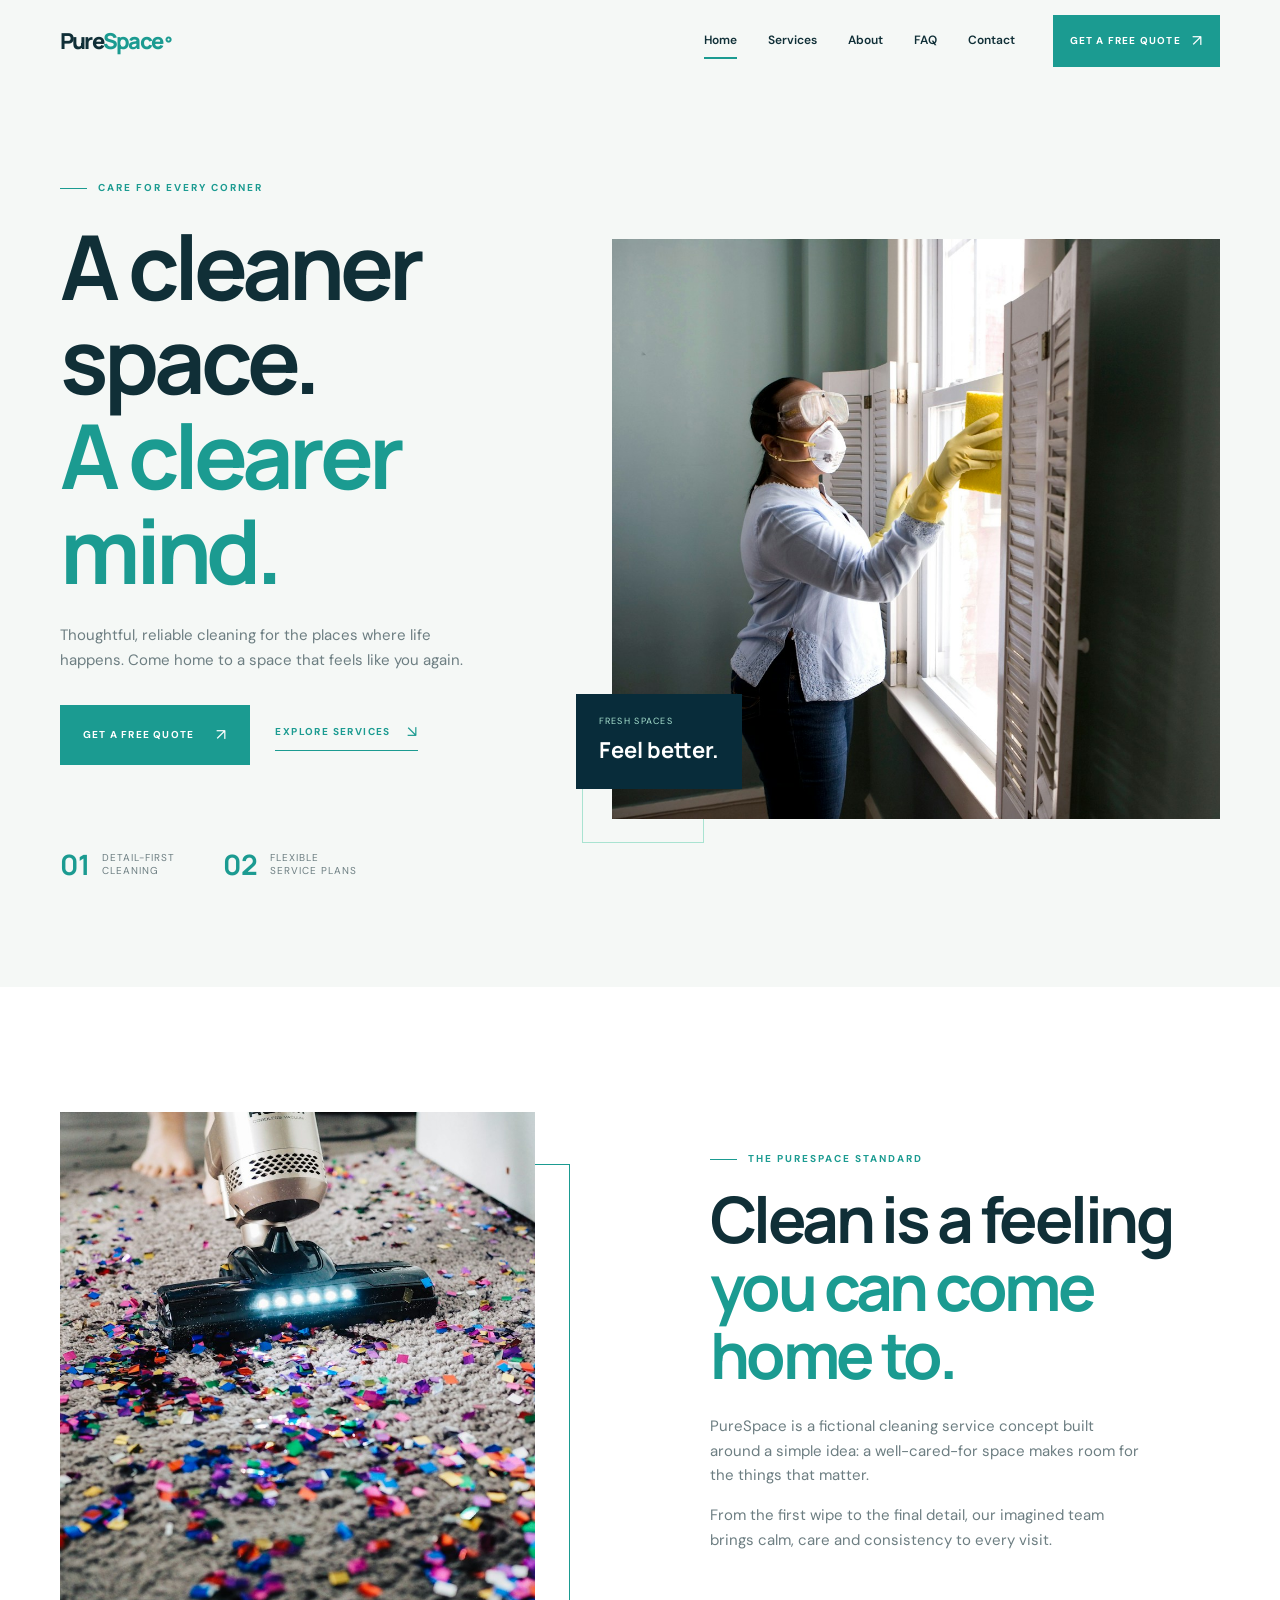
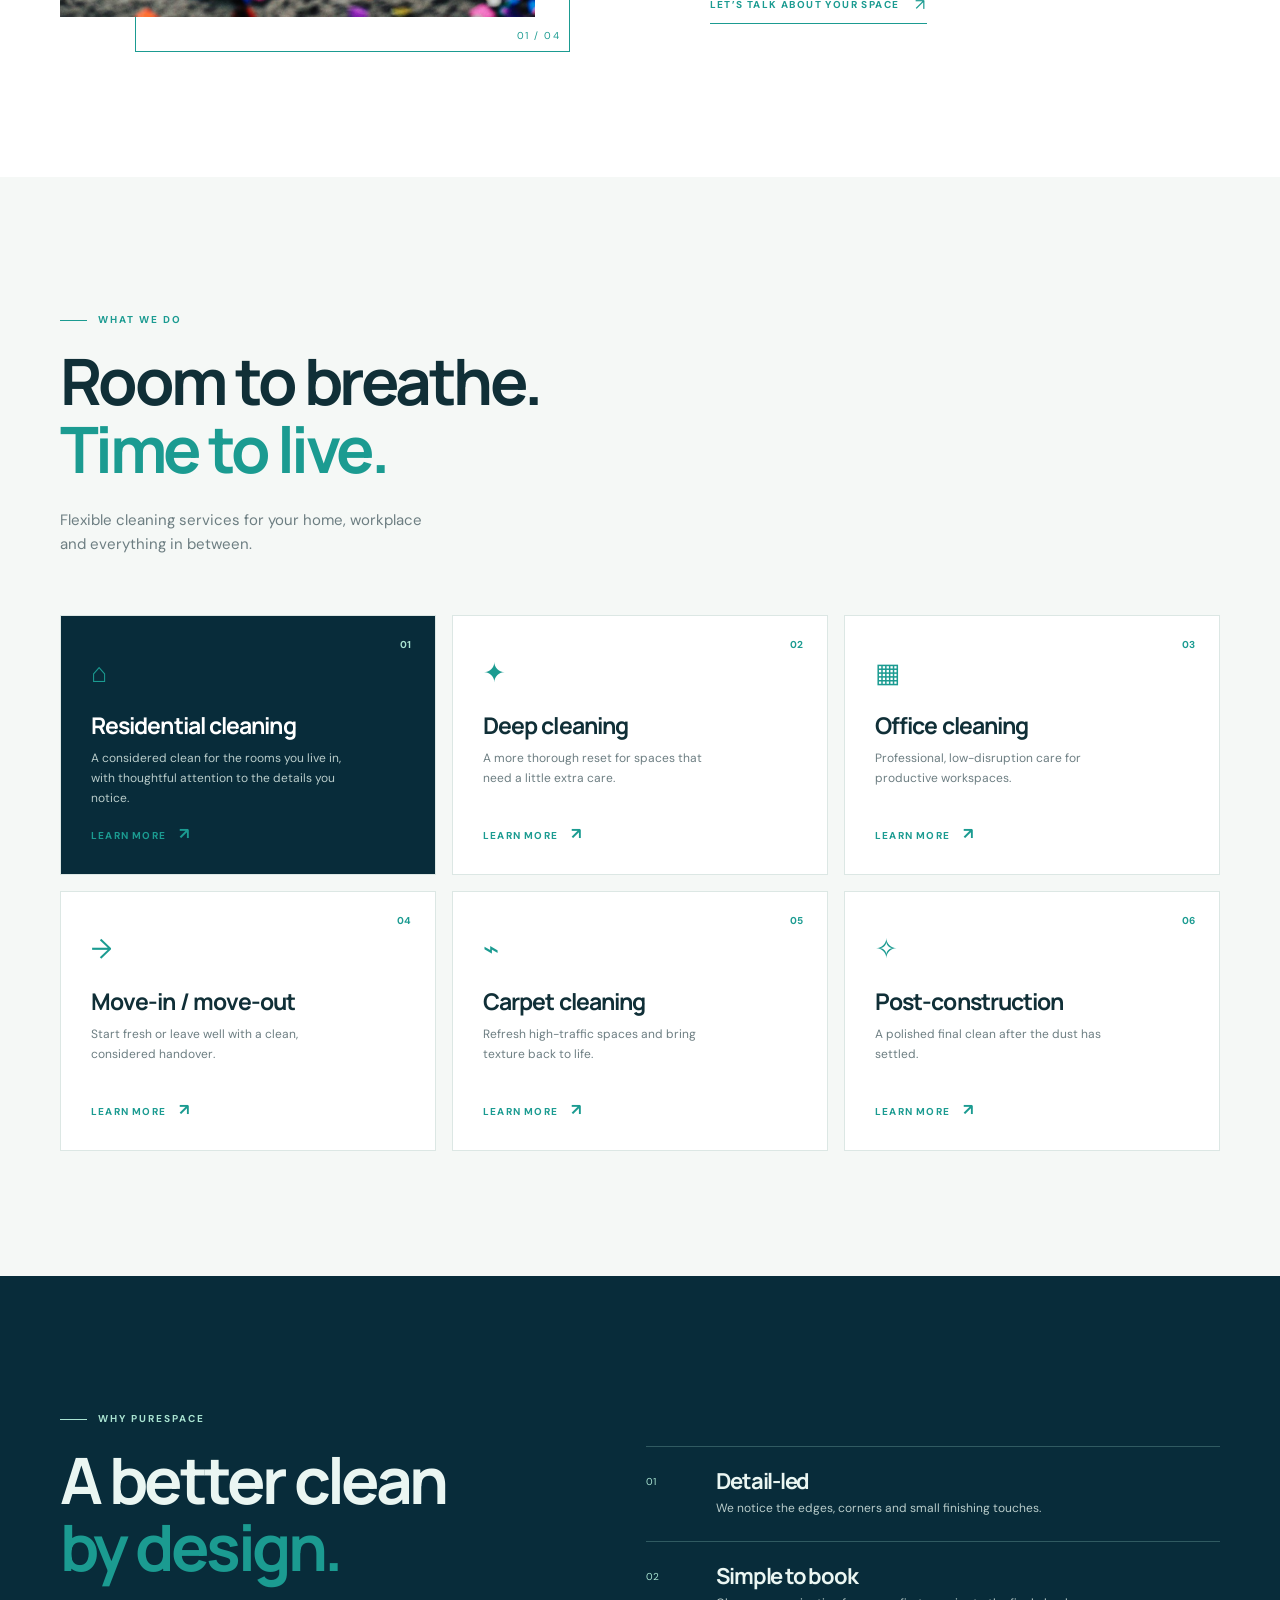
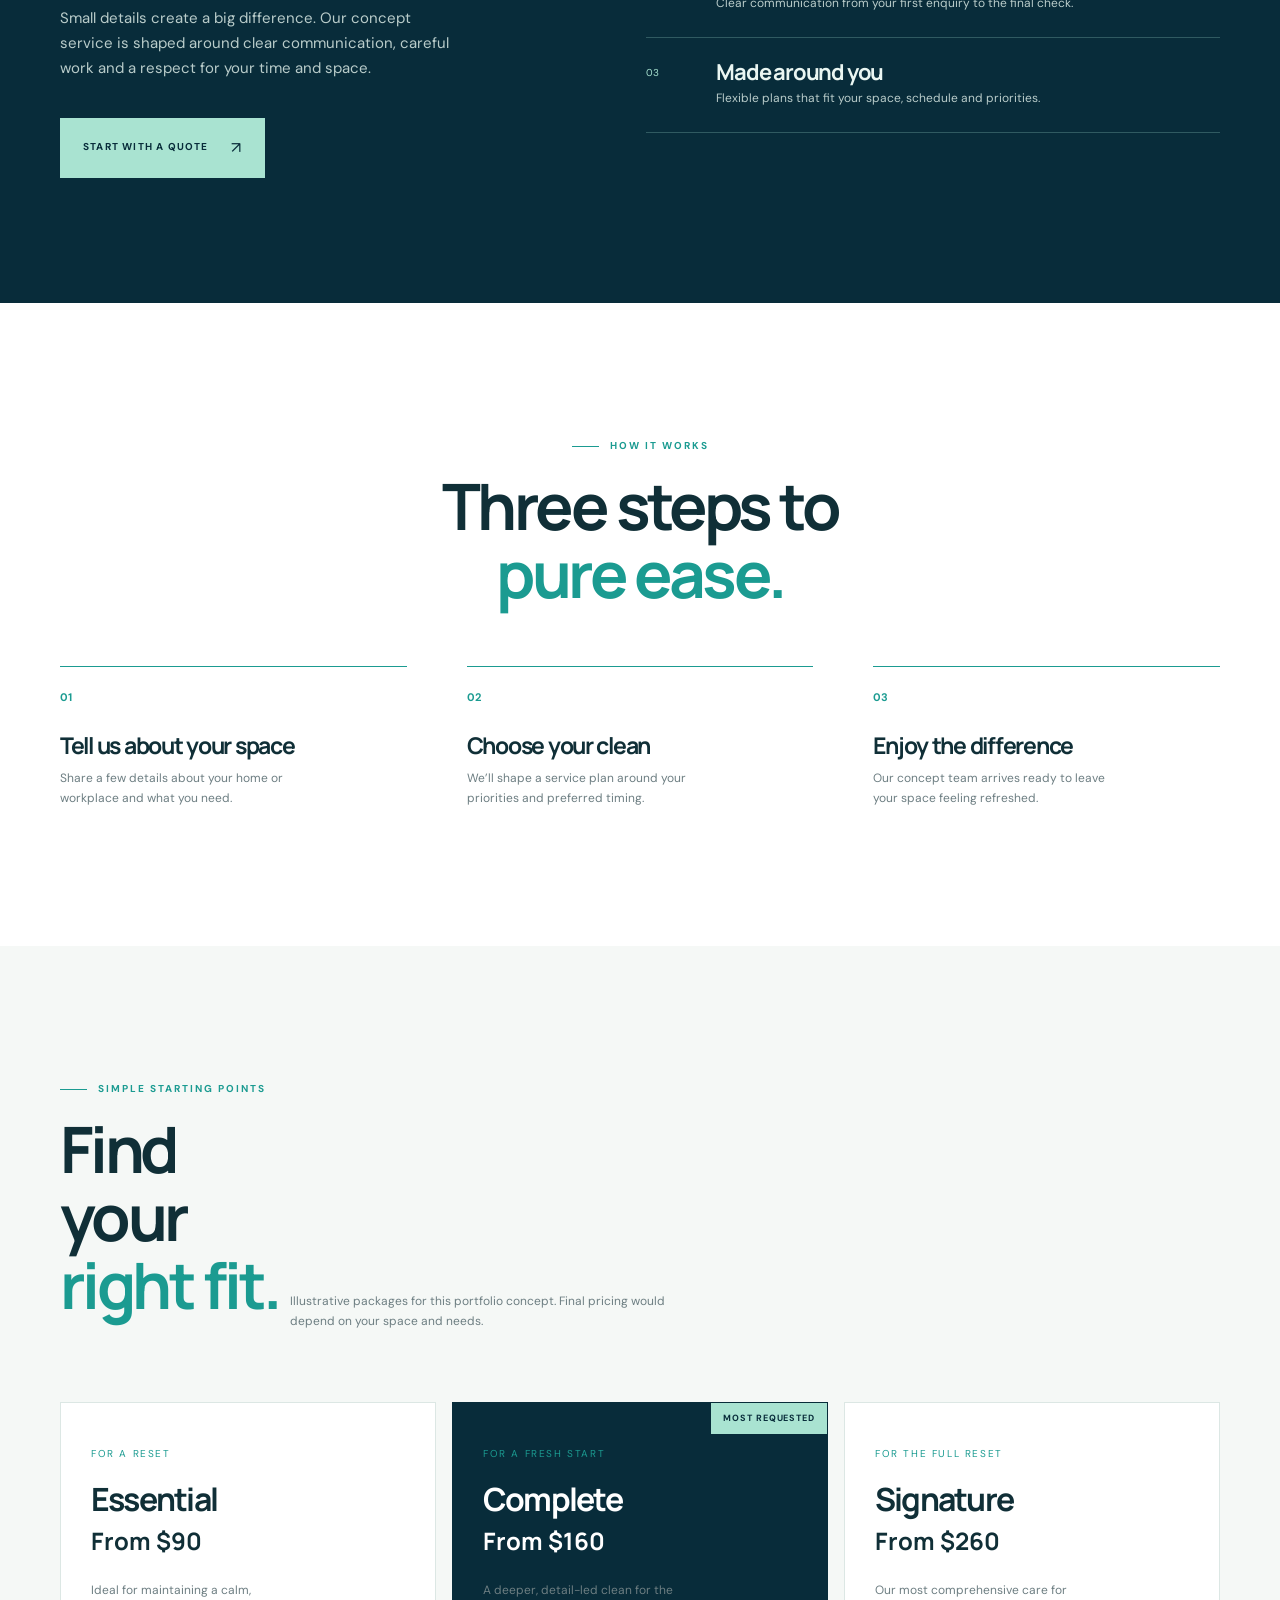
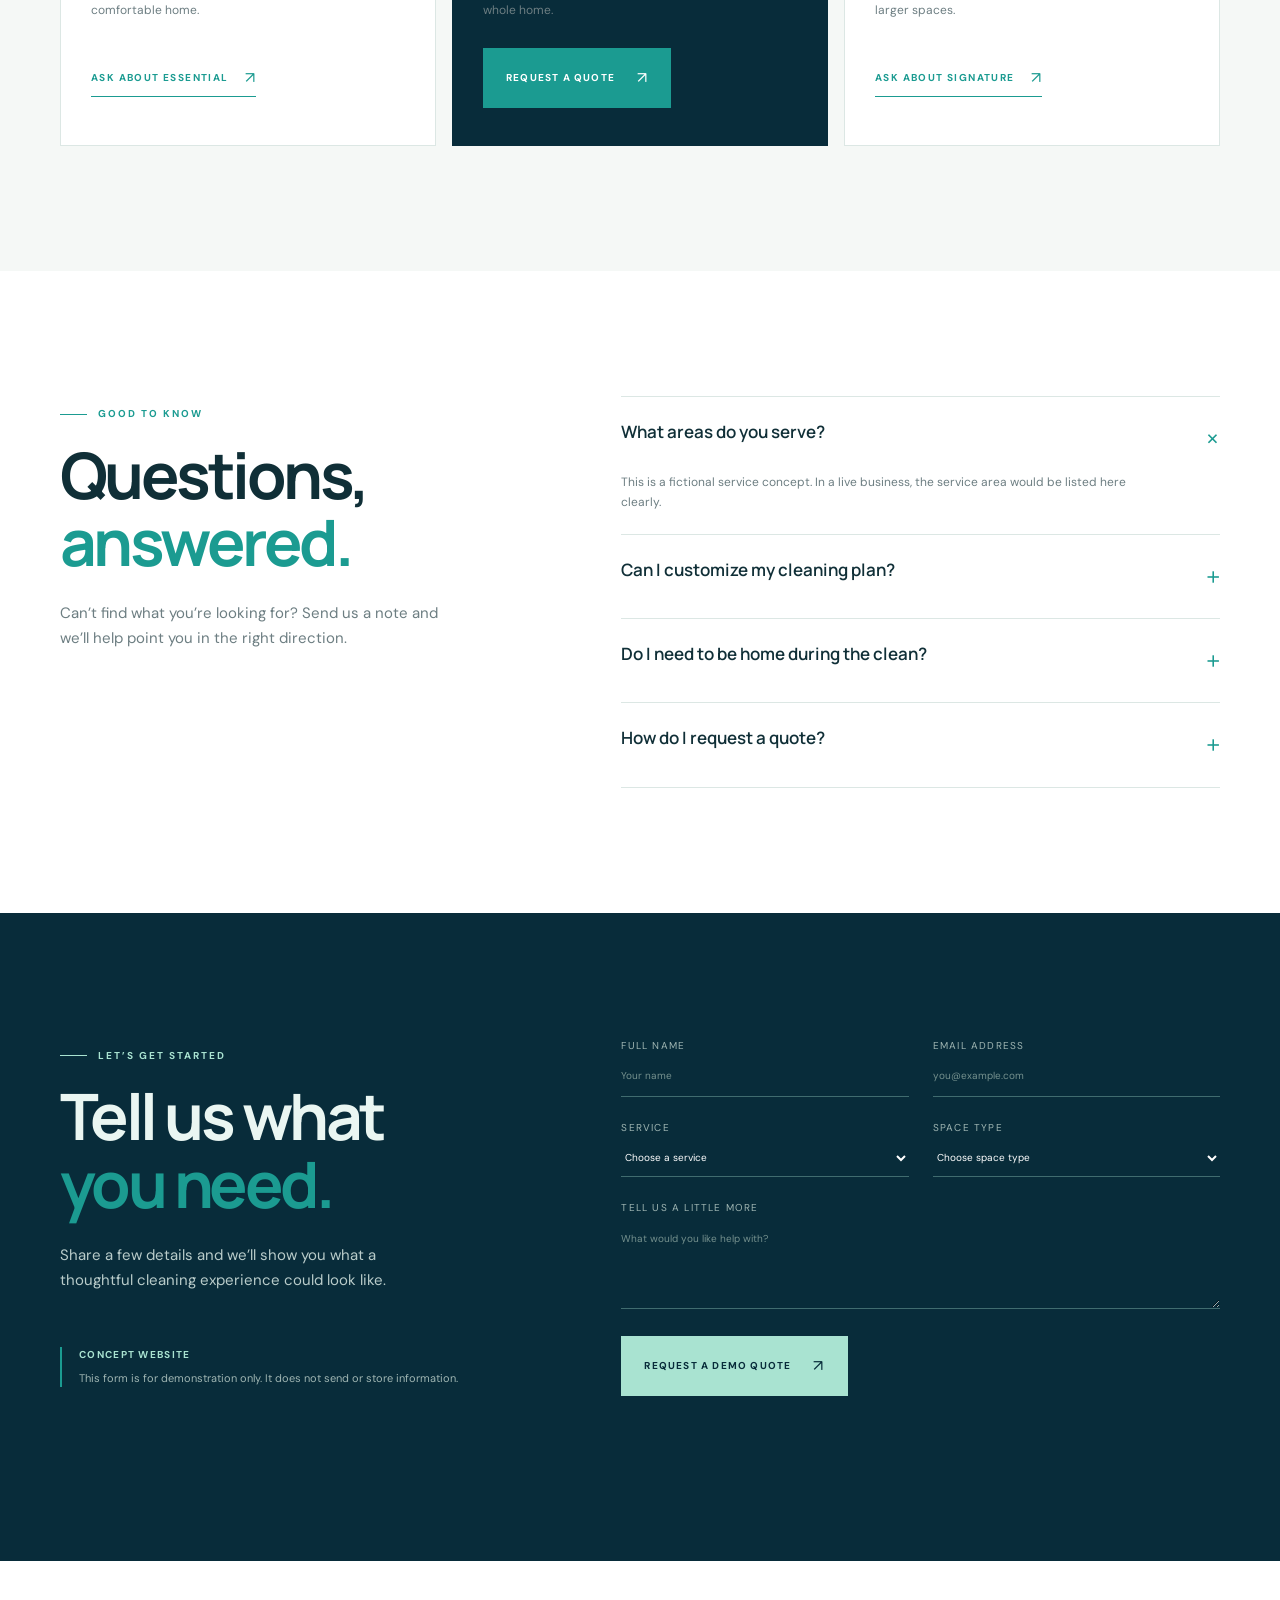
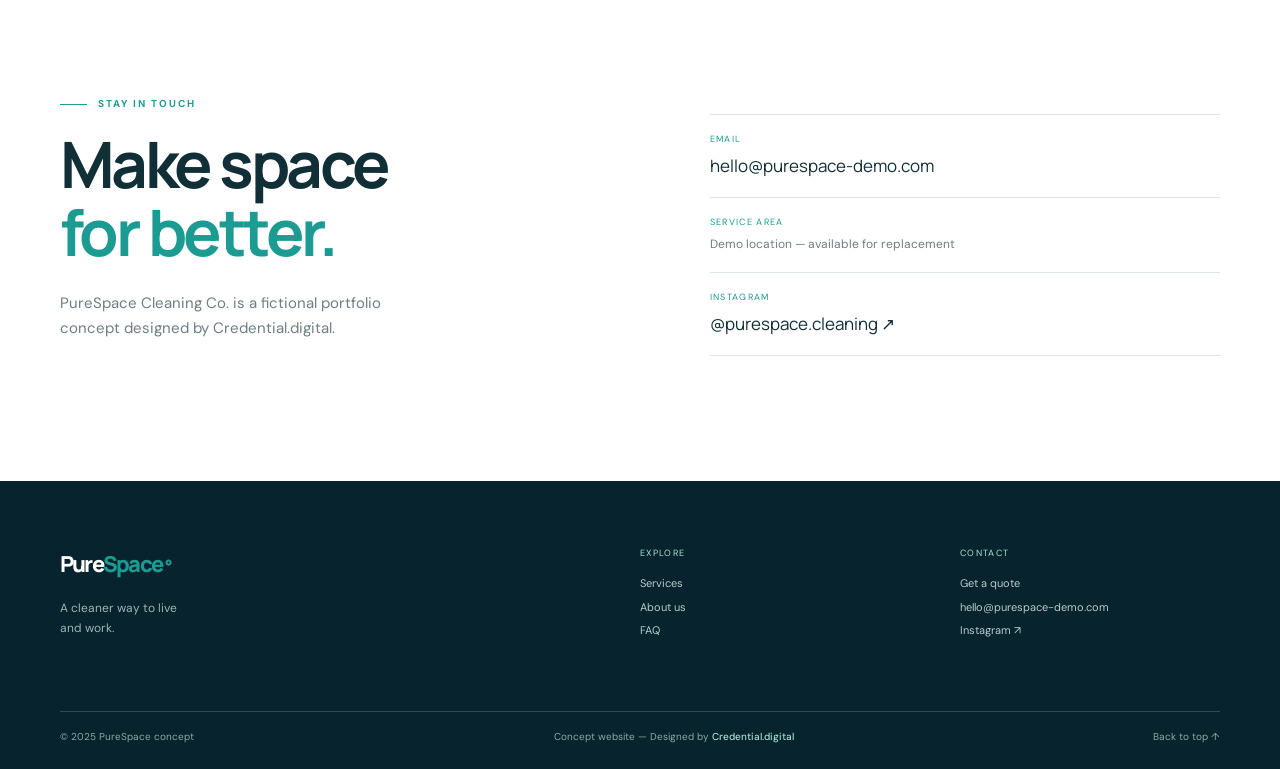
<file: purespace-cleaning-demo/index.html>
<!doctype html>
<html lang="en">
<head>
  <meta charset="utf-8">
  <meta name="viewport" content="width=device-width, initial-scale=1">
  <title>PureSpace Cleaning Co. — A cleaner way to live</title>
  <meta name="description" content="PureSpace Cleaning Co. is a fictional premium cleaning service concept for residential and commercial spaces.">
  <meta property="og:title" content="PureSpace Cleaning Co.">
  <meta property="og:description" content="A cleaner way to live and work. Concept website by Credential.digital.">
  <meta property="og:type" content="website">
  <meta name="theme-color" content="#082c3a">
  <link rel="preconnect" href="https://fonts.googleapis.com">
  <link rel="preconnect" href="https://fonts.gstatic.com" crossorigin>
  <link href="https://fonts.googleapis.com/css2?family=DM+Sans:wght@400;500;600;700&family=Manrope:wght@500;600;700;800&display=swap" rel="stylesheet">
  <link rel="stylesheet" href="style.css">
  <style>
    .mobile-nav-cta { display: none; }
    @media (max-width: 900px) {
      .site-header { z-index: 100; }
      .main-nav { z-index: 101; width: 100vw; max-height: calc(100svh - 82px); overflow-y: auto; margin: 0; box-sizing: border-box; pointer-events: auto; }
      .main-nav .nav-link, .mobile-nav-cta { position: relative; z-index: 102; touch-action: manipulation; cursor: pointer; }
      .mobile-nav-cta { display: flex; }
    }
  </style>
</head>
<body>
  <header class="site-header" id="top">
    <div class="container nav-wrap">
      <a class="brand" href="#home" aria-label="PureSpace home"><span>Pure</span><b>Space</b><i>°</i></a>
      <button class="menu-toggle" aria-label="Open navigation" aria-expanded="false"><span></span><span></span></button>
      <nav class="main-nav" aria-label="Main navigation">
        <a class="nav-link active" href="#home">Home</a><a class="nav-link" href="#services">Services</a><a class="nav-link" href="#about">About</a><a class="nav-link" href="#faq">FAQ</a><a class="nav-link" href="#contact">Contact</a>
        <a class="mobile-nav-cta" href="#quote">Get a free quote <span>↗</span></a>
      </nav>
      <a class="button button-small nav-cta" href="#quote">Get a free quote <span>↗</span></a>
    </div>
  </header>

  <main>
    <section class="hero" id="home">
      <div class="container hero-grid"><div class="hero-copy reveal"><p class="eyebrow"><span></span> Care for every corner</p><h1>A cleaner space.<br><em>A clearer mind.</em></h1><p>Thoughtful, reliable cleaning for the places where life happens. Come home to a space that feels like you again.</p><div class="hero-actions"><a class="button" href="#quote">Get a free quote <span>↗</span></a><a class="text-link" href="#services">Explore services <span>↘</span></a></div><div class="hero-proof"><div><strong>01</strong><span>Detail-first<br>cleaning</span></div><div><strong>02</strong><span>Flexible<br>service plans</span></div></div></div><div class="hero-visual reveal"><img src="assets/images/hero-cleaning.jpg" alt="Bright, clean modern living room" fetchpriority="high"><div class="image-badge"><span>Fresh spaces</span><strong>Feel better.</strong></div></div></div>
    </section>

    <section class="intro section" id="about"><div class="container intro-grid"><div class="intro-image reveal"><img src="assets/images/home-cleaning.jpg" alt="Sunlit home interior" loading="lazy"><span class="image-index">01 / 04</span></div><div class="intro-copy reveal"><p class="eyebrow"><span></span> The PureSpace standard</p><h2>Clean is a feeling<br><em>you can come home to.</em></h2><p>PureSpace is a fictional cleaning service concept built around a simple idea: a well-cared-for space makes room for the things that matter.</p><p>From the first wipe to the final detail, our imagined team brings calm, care and consistency to every visit.</p><a class="text-link teal-link" href="#quote">Let’s talk about your space <span>↗</span></a></div></div></section>

    <section class="services section soft-section" id="services"><div class="container"><div class="section-heading reveal"><p class="eyebrow"><span></span> What we do</p><h2>Room to breathe.<br><em>Time to live.</em></h2><p>Flexible cleaning services for your home, workplace and everything in between.</p></div><div class="service-grid"><article class="service-card featured reveal"><span class="service-num">01</span><div class="service-icon">⌂</div><h3>Residential cleaning</h3><p>A considered clean for the rooms you live in, with thoughtful attention to the details you notice.</p><a href="#quote" aria-label="Get a quote for residential cleaning">Learn more <span>↗</span></a></article><article class="service-card reveal"><span class="service-num">02</span><div class="service-icon">✦</div><h3>Deep cleaning</h3><p>A more thorough reset for spaces that need a little extra care.</p><a href="#quote">Learn more <span>↗</span></a></article><article class="service-card reveal"><span class="service-num">03</span><div class="service-icon">▦</div><h3>Office cleaning</h3><p>Professional, low-disruption care for productive workspaces.</p><a href="#quote">Learn more <span>↗</span></a></article><article class="service-card reveal"><span class="service-num">04</span><div class="service-icon">→</div><h3>Move-in / move-out</h3><p>Start fresh or leave well with a clean, considered handover.</p><a href="#quote">Learn more <span>↗</span></a></article><article class="service-card reveal"><span class="service-num">05</span><div class="service-icon">⌁</div><h3>Carpet cleaning</h3><p>Refresh high-traffic spaces and bring texture back to life.</p><a href="#quote">Learn more <span>↗</span></a></article><article class="service-card reveal"><span class="service-num">06</span><div class="service-icon">✧</div><h3>Post-construction</h3><p>A polished final clean after the dust has settled.</p><a href="#quote">Learn more <span>↗</span></a></article></div></div></section>

    <section class="why section navy-section"><div class="container why-grid"><div class="why-copy reveal"><p class="eyebrow mint"><span></span> Why PureSpace</p><h2>A better clean<br><em>by design.</em></h2><p>Small details create a big difference. Our concept service is shaped around clear communication, careful work and a respect for your time and space.</p><a class="button light-button" href="#quote">Start with a quote <span>↗</span></a></div><div class="benefit-list reveal"><div><span>01</span><h3>Detail-led</h3><p>We notice the edges, corners and small finishing touches.</p></div><div><span>02</span><h3>Simple to book</h3><p>Clear communication from your first enquiry to the final check.</p></div><div><span>03</span><h3>Made around you</h3><p>Flexible plans that fit your space, schedule and priorities.</p></div></div></div></section>

    <section class="process section"><div class="container"><div class="section-heading centered reveal"><p class="eyebrow"><span></span> How it works</p><h2>Three steps to<br><em>pure ease.</em></h2></div><div class="process-grid"><div class="process-step reveal"><span>01</span><h3>Tell us about your space</h3><p>Share a few details about your home or workplace and what you need.</p></div><div class="process-step reveal"><span>02</span><h3>Choose your clean</h3><p>We’ll shape a service plan around your priorities and preferred timing.</p></div><div class="process-step reveal"><span>03</span><h3>Enjoy the difference</h3><p>Our concept team arrives ready to leave your space feeling refreshed.</p></div></div></div></section>

    <section class="pricing section soft-section"><div class="container"><div class="section-heading split-heading reveal"><div><p class="eyebrow"><span></span> Simple starting points</p><h2>Find your<br><em>right fit.</em></h2></div><p>Illustrative packages for this portfolio concept. Final pricing would depend on your space and needs.</p></div><div class="price-grid"><article class="price-card reveal"><span>For a reset</span><h3>Essential</h3><strong>From $90</strong><p>Ideal for maintaining a calm, comfortable home.</p><a class="text-link teal-link" href="#quote">Ask about Essential <span>↗</span></a></article><article class="price-card popular reveal"><small>Most requested</small><span>For a fresh start</span><h3>Complete</h3><strong>From $160</strong><p>A deeper, detail-led clean for the whole home.</p><a class="button" href="#quote">Request a quote <span>↗</span></a></article><article class="price-card reveal"><span>For the full reset</span><h3>Signature</h3><strong>From $260</strong><p>Our most comprehensive care for larger spaces.</p><a class="text-link teal-link" href="#quote">Ask about Signature <span>↗</span></a></article></div></div></section>

    <section class="faq section" id="faq"><div class="container faq-grid"><div class="section-heading reveal"><p class="eyebrow"><span></span> Good to know</p><h2>Questions,<br><em>answered.</em></h2><p>Can’t find what you’re looking for? Send us a note and we’ll help point you in the right direction.</p></div><div class="accordion reveal"><details open><summary>What areas do you serve? <span>+</span></summary><p>This is a fictional service concept. In a live business, the service area would be listed here clearly.</p></details><details><summary>Can I customize my cleaning plan? <span>+</span></summary><p>Yes. A real PureSpace team would help tailor the visit around your space, schedule and priorities.</p></details><details><summary>Do I need to be home during the clean? <span>+</span></summary><p>That would depend on your access preferences and the service plan agreed during booking.</p></details><details><summary>How do I request a quote? <span>+</span></summary><p>Complete the demo form below. It gives an example of the information a future booking flow could collect.</p></details></div></div></section>

    <section class="quote section navy-section" id="quote"><div class="container quote-grid"><div class="quote-copy reveal"><p class="eyebrow mint"><span></span> Let’s get started</p><h2>Tell us what<br><em>you need.</em></h2><p>Share a few details and we’ll show you what a thoughtful cleaning experience could look like.</p><div class="quote-note"><strong>Concept website</strong><span>This form is for demonstration only. It does not send or store information.</span></div></div><form class="quote-form reveal" novalidate><div class="form-row"><label>Full name<input type="text" name="name" placeholder="Your name" required></label><label>Email address<input type="email" name="email" placeholder="you@example.com" required></label></div><div class="form-row"><label>Service<select name="service" required><option value="">Choose a service</option><option>Residential cleaning</option><option>Deep cleaning</option><option>Office cleaning</option><option>Move-in / move-out</option><option>Carpet cleaning</option></select></label><label>Space type<select name="space" required><option value="">Choose space type</option><option>Apartment</option><option>House</option><option>Office</option><option>Other</option></select></label></div><label>Tell us a little more<textarea name="message" rows="4" placeholder="What would you like help with?"></textarea></label><button class="button light-button" type="submit">Request a demo quote <span>↗</span></button><p class="form-status" aria-live="polite"></p></form></div></section>

    <section class="contact section" id="contact"><div class="container contact-grid"><div class="contact-copy reveal"><p class="eyebrow"><span></span> Stay in touch</p><h2>Make space<br><em>for better.</em></h2><p>PureSpace Cleaning Co. is a fictional portfolio concept designed by Credential.digital.</p></div><div class="contact-details reveal"><p><span>Email</span><a href="mailto:hello@purespace-demo.com">hello@purespace-demo.com</a></p><p><span>Service area</span>Demo location — available for replacement</p><p><span>Instagram</span><a href="#contact">@purespace.cleaning ↗</a></p></div></div></section>
  </main>

  <footer class="footer"><div class="container footer-grid"><div><a class="brand" href="#top"><span>Pure</span><b>Space</b><i>°</i></a><p>A cleaner way to live<br>and work.</p></div><div><span>Explore</span><a href="#services">Services</a><a href="#about">About us</a><a href="#faq">FAQ</a></div><div><span>Contact</span><a href="#quote">Get a quote</a><a href="#contact">hello@purespace-demo.com</a><a href="#contact">Instagram ↗</a></div></div><div class="container footer-bottom"><span>© 2025 PureSpace concept</span><span>Concept website — Designed by <strong>Credential.digital</strong></span><a href="#top">Back to top ↑</a></div></footer>
  <script src="script.js"></script>
</body>
</html>
</file>
<file: purespace-cleaning-demo/style.css>
:root{--navy:#082c3a;--navy-deep:#06232e;--teal:#1b9b91;--mint:#a9e3d1;--ink:#102f37;--muted:#6d7e82;--offwhite:#f5f8f6;--line:#dce7e4;--white:#fff;--sans:'DM Sans',Arial,sans-serif;--display:'Manrope',Arial,sans-serif}*{box-sizing:border-box}html{scroll-behavior:smooth}body{margin:0;color:var(--ink);font:15px/1.65 var(--sans);background:var(--white)}body.no-scroll{overflow:hidden}img{display:block;width:100%;height:100%;object-fit:cover}a{color:inherit;text-decoration:none}button,input,select,textarea{font:inherit}.container{width:min(1160px,calc(100% - 80px));margin:auto}.section{padding:125px 0}.soft-section{background:var(--offwhite)}.navy-section{background:var(--navy);color:#eaf6f2}h1,h2,h3{font-family:var(--display);letter-spacing:-.055em;line-height:1.06;margin-top:0}h1{font-size:clamp(3.5rem,7vw,6.7rem);font-weight:700;margin:22px 0 25px}h2{font-size:clamp(2.8rem,5vw,4.8rem);font-weight:700;margin:18px 0 25px}h1 em,h2 em{font-style:normal;color:var(--teal)}.eyebrow{display:flex;align-items:center;gap:11px;color:var(--teal);font-size:10px;font-weight:700;letter-spacing:.2em;text-transform:uppercase}.eyebrow span{width:27px;height:1px;background:currentColor}.mint{color:var(--mint)}.site-header{height:82px;position:fixed;inset:0 0 auto;z-index:20;transition:.3s}.site-header.scrolled{background:rgba(255,255,255,.94);box-shadow:0 1px 0 var(--line);backdrop-filter:blur(14px)}.nav-wrap{height:100%;display:flex;align-items:center;justify-content:space-between}.brand{display:inline-flex;align-items:baseline;font-family:var(--display);font-size:22px;font-weight:800;letter-spacing:-.08em}.brand b{color:var(--teal);font-weight:800}.brand i{color:var(--teal);font-size:17px;font-style:normal;margin-left:3px}.main-nav{display:flex;align-items:center;gap:31px;margin-left:auto;margin-right:38px}.nav-link{font-size:12px;font-weight:600;position:relative}.nav-link:after{content:'';position:absolute;height:2px;background:var(--teal);left:0;right:100%;bottom:-8px;transition:.25s}.nav-link:hover:after,.nav-link.active:after{right:0}.button{background:var(--teal);color:#fff;border:1px solid var(--teal);padding:16px 22px;display:inline-flex;align-items:center;justify-content:center;gap:22px;font-size:10px;font-weight:700;letter-spacing:.12em;text-transform:uppercase;transition:.25s;cursor:pointer}.button:hover{background:transparent;color:var(--teal)}.button-small{padding:12px 16px;gap:11px}.button span,.text-link span{font-size:16px;font-weight:400}.light-button{background:var(--mint);border-color:var(--mint);color:var(--navy)}.light-button:hover{background:transparent;color:var(--mint);border-color:var(--mint)}.menu-toggle{display:none}.hero{background:var(--offwhite);padding:170px 0 100px;overflow:hidden}.hero-grid{display:grid;grid-template-columns:.86fr 1.14fr;gap:8%;align-items:center}.hero-copy>p:not(.eyebrow){color:var(--muted);max-width:430px}.hero-actions{display:flex;gap:25px;align-items:center;margin-top:32px}.text-link{display:inline-flex;gap:16px;align-items:center;border-bottom:1px solid currentColor;padding-bottom:5px;font-size:10px;font-weight:700;letter-spacing:.14em;text-transform:uppercase}.hero .text-link{color:var(--teal)}.hero-proof{display:flex;gap:48px;margin-top:76px}.hero-proof div{display:flex;gap:12px;align-items:center}.hero-proof strong{font-family:var(--display);font-size:28px;color:var(--teal)}.hero-proof span{font-size:10px;line-height:1.35;text-transform:uppercase;letter-spacing:.1em;color:var(--muted)}.hero-visual{position:relative;height:580px}.hero-visual:before{content:'';position:absolute;left:-30px;bottom:-24px;width:120px;height:120px;border:1px solid var(--mint);z-index:0}.hero-visual img{position:relative;z-index:1}.image-badge{position:absolute;z-index:2;bottom:30px;left:-36px;background:var(--navy);color:#fff;padding:20px 23px;display:flex;flex-direction:column}.image-badge span{font-size:9px;letter-spacing:.14em;text-transform:uppercase;color:var(--mint)}.image-badge strong{font-family:var(--display);font-size:22px;margin-top:4px}.intro-grid{display:grid;grid-template-columns:1fr 1fr;gap:12%;align-items:center}.intro-image{height:540px;position:relative;padding-right:35px;padding-bottom:35px}.intro-image:after{content:'';position:absolute;right:0;bottom:0;border:1px solid var(--teal);width:85%;height:90%;z-index:-1}.image-index{position:absolute;bottom:8px;right:10px;color:var(--teal);font-size:10px;letter-spacing:.15em}.intro-copy>p:not(.eyebrow){color:var(--muted);max-width:430px}.teal-link{color:var(--teal);margin-top:24px}.section-heading{max-width:620px;margin-bottom:58px}.section-heading>p:last-child{color:var(--muted);max-width:390px}.section-heading.centered{text-align:center;margin-left:auto;margin-right:auto}.section-heading.centered .eyebrow{justify-content:center}.service-grid{display:grid;grid-template-columns:repeat(3,1fr);gap:16px}.service-card{position:relative;padding:35px 30px 30px;border:1px solid var(--line);background:#fff;min-height:260px;transition:.3s}.service-card:hover{transform:translateY(-6px);border-color:var(--teal);box-shadow:0 18px 35px rgba(8,44,58,.08)}.service-card.featured{background:var(--navy);color:#fff}.service-num{position:absolute;top:21px;right:24px;color:var(--teal);font-size:10px;font-weight:700}.featured .service-num{color:var(--mint)}.service-icon{color:var(--teal);font-size:27px;height:42px}.service-card h3{font-size:23px;letter-spacing:-.04em;margin:20px 0 10px}.service-card p{font-size:12px;color:var(--muted);max-width:250px}.featured p{color:#b9ccca}.service-card a{position:absolute;bottom:27px;font-size:10px;color:var(--teal);font-weight:700;letter-spacing:.12em;text-transform:uppercase}.service-card a span{font-size:16px;margin-left:10px}.why-grid{display:grid;grid-template-columns:.85fr 1.15fr;gap:14%;align-items:center}.why-copy>p:not(.eyebrow){max-width:390px;color:#b9ccca}.why-copy .button{margin-top:22px}.benefit-list>div{display:grid;grid-template-columns:50px 1fr;column-gap:20px;border-bottom:1px solid rgba(169,227,209,.25);padding:23px 0}.benefit-list>div:first-child{border-top:1px solid rgba(169,227,209,.25)}.benefit-list span{color:var(--mint);font-size:10px;padding-top:4px}.benefit-list h3{font-size:22px;margin:0}.benefit-list p{grid-column:2;color:#b9ccca;font-size:12px;margin:5px 0 0}.process-grid{display:grid;grid-template-columns:repeat(3,1fr);gap:60px}.process-step{border-top:1px solid var(--teal);padding-top:17px}.process-step>span{color:var(--teal);font-size:11px;font-weight:700}.process-step h3{font-size:23px;margin:24px 0 10px}.process-step p{color:var(--muted);font-size:12px;max-width:250px}.split-heading{display:flex;justify-content:space-between;align-items:end}.split-heading>p{max-width:270px;color:var(--muted);font-size:12px}.price-grid{display:grid;grid-template-columns:repeat(3,1fr);gap:16px}.price-card{background:#fff;border:1px solid var(--line);padding:37px 30px;min-height:320px;position:relative}.price-card.popular{background:var(--navy);color:#fff;border-color:var(--navy);transform:translateY(-12px)}.price-card small{position:absolute;top:0;right:0;padding:8px 12px;background:var(--mint);color:var(--navy);font-size:9px;font-weight:700;text-transform:uppercase;letter-spacing:.1em}.price-card>span{color:var(--teal);font-size:10px;text-transform:uppercase;letter-spacing:.16em}.price-card h3{font-size:32px;margin:18px 0 5px}.price-card>strong{font-family:var(--display);font-size:24px}.price-card p{color:var(--muted);font-size:12px;max-width:220px;margin:20px 0}.price-card .button{margin-top:7px}.faq-grid{display:grid;grid-template-columns:.8fr 1.2fr;gap:14%;align-items:start}.faq-grid .section-heading>p:last-child{color:var(--muted)}.accordion details{border-top:1px solid var(--line);padding:21px 0}.accordion details:last-child{border-bottom:1px solid var(--line)}.accordion summary{cursor:pointer;list-style:none;display:flex;justify-content:space-between;font-family:var(--display);font-size:17px;font-weight:600}.accordion summary::-webkit-details-marker{display:none}.accordion summary span{color:var(--teal);font-size:25px;font-weight:400;transition:.2s}.accordion details[open] summary span{transform:rotate(45deg)}.accordion details p{color:var(--muted);font-size:12px;max-width:540px;margin:14px 35px 0 0}.quote-grid{display:grid;grid-template-columns:.8fr 1.2fr;gap:14%;align-items:start}.quote-copy>p:not(.eyebrow){color:#b9ccca;max-width:350px}.quote-note{border-left:2px solid var(--teal);padding-left:17px;margin-top:55px;display:flex;flex-direction:column;gap:5px}.quote-note strong{font-size:10px;color:var(--mint);text-transform:uppercase;letter-spacing:.13em}.quote-note span{font-size:11px;color:#9fb5b2}.quote-form label{color:#9fb5b2;display:block;font-size:10px;letter-spacing:.12em;text-transform:uppercase;margin-bottom:23px}.form-row{display:grid;grid-template-columns:1fr 1fr;gap:24px}.quote-form input,.quote-form select,.quote-form textarea{display:block;width:100%;padding:10px 0 11px;margin-top:4px;background:transparent;border:0;border-bottom:1px solid rgba(169,227,209,.35);color:#fff;outline:0;resize:vertical}.quote-form input::placeholder,.quote-form textarea::placeholder{color:#75918e}.quote-form select{color:#fff;color-scheme:dark}.quote-form option{background:var(--navy);color:#fff}.quote-form input:focus,.quote-form select:focus,.quote-form textarea:focus{border-color:var(--mint)}.quote-form .button{margin-top:4px}.form-status{min-height:18px;color:var(--mint);font-size:11px}.contact-grid{display:grid;grid-template-columns:1fr 1fr;gap:12%;align-items:end}.contact-copy>p:last-child{color:var(--muted);max-width:360px}.contact-details{border-top:1px solid var(--line)}.contact-details p{border-bottom:1px solid var(--line);padding:17px 0;margin:0;font-size:12px;color:var(--muted)}.contact-details span{display:block;color:var(--teal);font-size:9px;text-transform:uppercase;letter-spacing:.15em;margin-bottom:5px}.contact-details a{color:var(--ink);font-family:var(--display);font-size:17px}.footer{background:var(--navy-deep);color:#dcebe8;padding:65px 0 24px}.footer-grid{display:grid;grid-template-columns:2fr 1fr 1fr;gap:60px;padding-bottom:60px}.footer .brand{color:#fff}.footer-grid>div:first-child p{color:#9fb5b2;font-size:12px;margin-top:17px}.footer-grid>div:not(:first-child){display:flex;flex-direction:column;gap:5px}.footer-grid>div>span{color:var(--mint);font-size:9px;letter-spacing:.15em;text-transform:uppercase;margin-bottom:9px}.footer-grid a:not(.brand){font-size:11px;color:#b9ccca}.footer-bottom{border-top:1px solid rgba(169,227,209,.22);padding-top:17px;display:flex;justify-content:space-between;color:#8eaaa5;font-size:10px}.footer-bottom strong{color:var(--mint);font-weight:500}.reveal{opacity:0;transform:translateY(22px);transition:.8s ease}.reveal.visible{opacity:1;transform:none}@media(max-width:900px){.container{width:min(100% - 44px,620px)}.main-nav{display:none;position:absolute;top:82px;left:0;right:0;margin:0;padding:18px 22px 25px;background:var(--white);border-top:1px solid var(--line);box-shadow:0 18px 28px rgba(8,44,58,.12);flex-direction:column;gap:0}.main-nav.open{display:flex}.menu-toggle{display:flex;flex-direction:column;gap:6px;margin-left:auto;margin-right:18px;background:none;border:1px solid var(--line);width:40px;height:40px;align-items:center;justify-content:center}.menu-toggle span{display:block;width:17px;height:1px;background:var(--navy)}.nav-cta{display:none}.nav-link{display:flex;align-items:center;min-height:51px;border-bottom:1px solid var(--line);font-size:14px}.nav-link:after{display:none}.nav-link.active{color:var(--teal);font-weight:700}.mobile-nav-cta{display:flex;justify-content:space-between;margin-top:20px;padding:14px 17px;background:var(--teal);color:#fff;font-size:10px;font-weight:700;letter-spacing:.12em;text-transform:uppercase}.hero{padding-top:140px}.hero-grid,.intro-grid,.why-grid,.faq-grid,.quote-grid,.contact-grid{grid-template-columns:1fr;gap:65px}.hero-visual{height:470px}.intro-image{height:460px;max-width:530px}.service-grid{grid-template-columns:1fr 1fr}.process-grid{gap:30px}.price-grid{grid-template-columns:1fr 1fr}.price-card.popular{transform:none}.split-heading{display:block}.split-heading>p{margin-top:25px}.footer-grid{gap:35px}}@media(max-width:580px){.container{width:calc(100% - 36px)}.section{padding:85px 0}h1{font-size:clamp(3.2rem,14vw,4.3rem)}h2{font-size:3rem}.hero-actions{align-items:flex-start;flex-direction:column;gap:22px}.hero-proof{gap:25px;margin-top:55px}.hero-visual{height:340px}.image-badge{left:12px;bottom:18px}.hero-visual:before{left:-12px;bottom:-12px;width:80px;height:80px}.intro-image{height:360px;padding-right:18px;padding-bottom:18px}.service-grid,.price-grid{grid-template-columns:1fr}.service-card{min-height:240px}.process-grid{grid-template-columns:1fr;gap:30px}.form-row{grid-template-columns:1fr;gap:0}.footer-grid{grid-template-columns:1fr 1fr;gap:35px}.footer-grid>div:first-child{grid-column:span 2}.footer-bottom{flex-direction:column;gap:10px}.footer-bottom a{order:-1}}@media(prefers-reduced-motion:reduce){html{scroll-behavior:auto}.reveal{opacity:1;transform:none;transition:none}}
</file>
